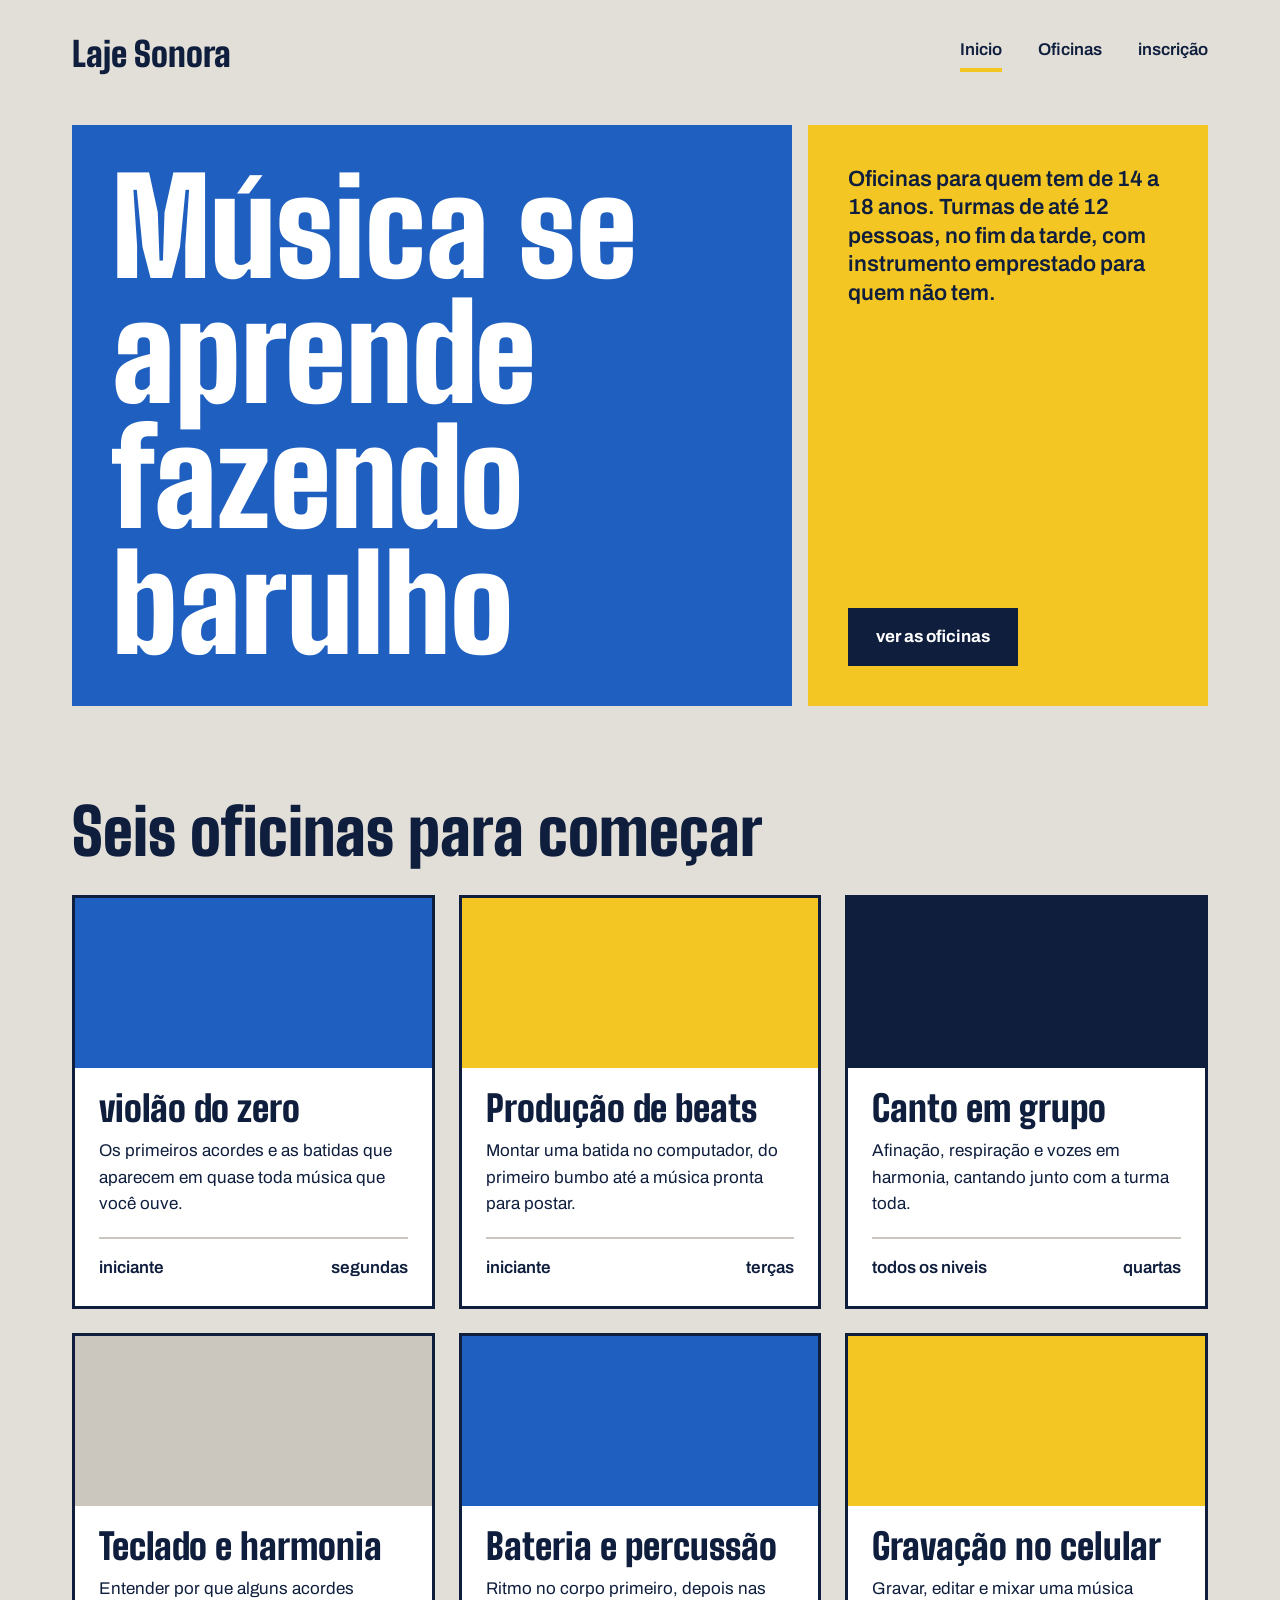
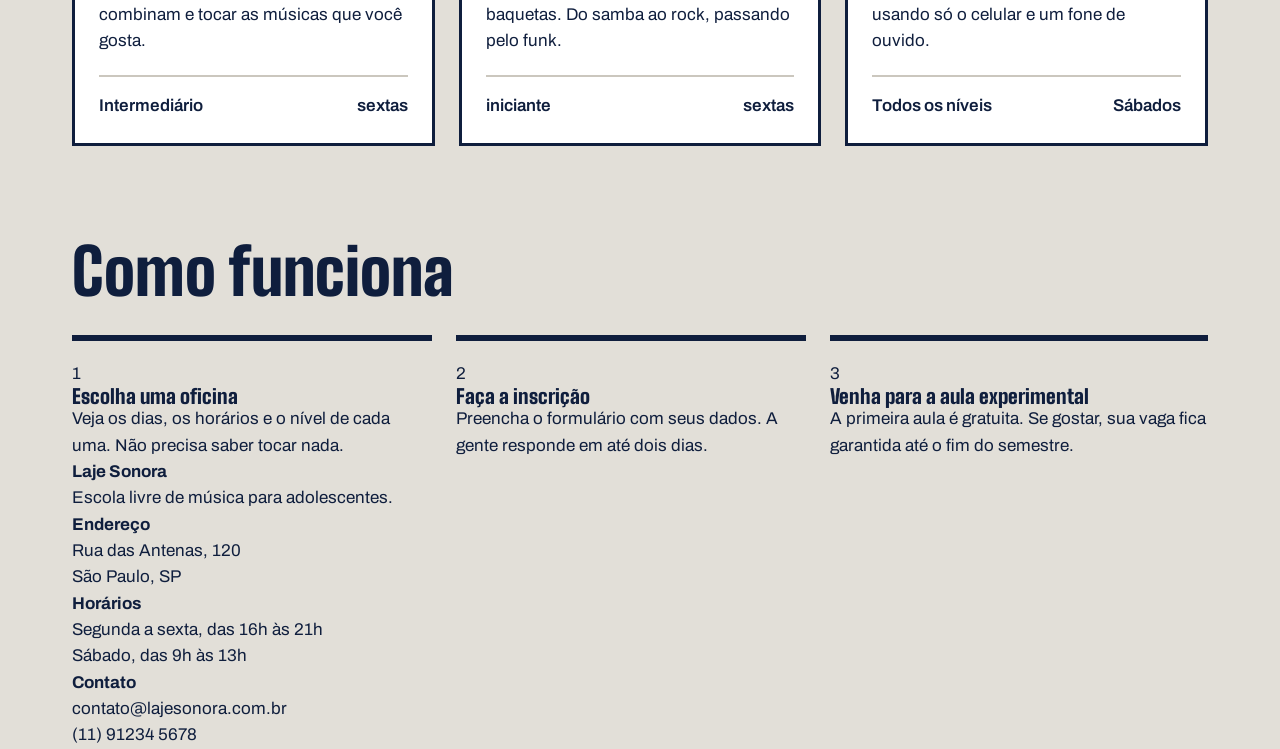
<file: index.html>
<!DOCTYPE html>
<html lang="pt-BR">

<head>
    <meta charset="UTF-8">
    <meta name="viewport" content="width=device-width, initial-scale=1.0">
    <title>Laje Sonora | Início</title>
    <link rel="preconnect" href="https://fonts.googleapis.com">
    <link rel="preconnect" href="https://fonts.gstatic.com" crossorigin>
    <link href="https://fonts.googleapis.com/css2?family=Big+Shoulders:opsz,wght@10..72,100..900&display=swap"
        rel="stylesheet">
    <link rel="preconnect" href="https://fonts.googleapis.com">
    <link rel="preconnect" href="https://fonts.gstatic.com" crossorigin>
    <link href="https://fonts.googleapis.com/css2?family=Archivo:ital,wght@0,100..900;1,100..900&family=Big+Shoulders:opsz,wght@10..72,900&display=swap" rel="stylesheet">
    <link rel="stylesheet" href="./CSSs/index.css">
</head>

<body>
    <header class="conteudo topo">
        <a href="index.html" class="logo"> Laje Sonora </a>
        <nav class="menu">
            <a href="index.html" class="atual"> Inicio </a>
            <a href="htmls/oficinas.html"> Oficinas </a>
            <a href="htmls/inscrição.html"> inscrição</a>
        </nav>
    </header>

    <main>
        <section class="conteudo cartazes">
            <div class="cartaz cartaz-principal">
                <h1> Música se aprende fazendo barulho</h1>
            </div>
            <div class="cartaz cartaz-lateral">
                <p>Oficinas para quem tem de 14 a 18 anos. Turmas de até 12 pessoas, no fim da tarde, com instrumento
                    emprestado para quem não tem.</p>
                <a href="./htmls/oficinas.html" class="botao">ver as oficinas</a>
            </div>
        </section>
        <section class="conteudo secao">
            <h2 class="titulo-secao">Seis oficinas para começar</h2>
            <div class="cards">
                <article class="card">
                    <div class="foto foto-azul"></div>
                    <div class="card-texto">
                        <h3>violão do zero</h3>
                        <p>Os primeiros acordes e as batidas que aparecem em quase toda música que você ouve.</p>
                        <div class="card-info">
                            <span>iniciante</span>
                            <span>segundas</span>
                        </div>
                    </div>
                </article>
                <article class="card">
                    <div class="foto foto-amarela"></div>
                    <div class="card-texto">
                        <h3>Produção de beats</h3>
                        <p>Montar uma batida no computador, do primeiro bumbo até a música pronta para postar.</p>
                        <div class="card-info">
                            <span>iniciante</span>
                            <span>terças</span>
                        </div>
                    </div>
                </article>
                <article class="card">
                    <div class="foto foto-tinta"></div>
                    <div class="card-texto">
                        <h3>Canto em grupo</h3>
                        <p>Afinação, respiração e vozes em harmonia, cantando junto com a turma toda.</p>
                        <div class="card-info">
                            <span>todos os niveis</span>
                            <span>quartas</span>
                        </div>
                    </div>
                </article>
                <article class="card">
                    <div class="foto"></div>
                    <div class="card-texto">
                        <h3>Teclado e harmonia</h3>
                        <p>Entender por que alguns acordes combinam e tocar as músicas que você gosta.</p>
                        <div class="card-info">
                            <span>Intermediário</span>
                            <span>sextas</span>
                        </div>
                    </div>
                </article>
                <article class="card">
                    <div class="foto foto-azul"></div>
                    <div class="card-texto">
                        <h3>Bateria e percussão</h3>
                        <p>Ritmo no corpo primeiro, depois nas baquetas. Do samba ao rock, passando pelo funk.</p>
                        <div class="card-info">
                            <span>iniciante</span>
                            <span>sextas</span>
                        </div>
                    </div>
                </article>
                <article class="card">
                    <div class="foto foto-amarela"></div>
                    <div class="card-texto">
                        <h3>Gravação no celular</h3>
                        <p>Gravar, editar e mixar uma música usando só o celular e um fone de ouvido.</p>
                        <div class="card-info">
                            <span>Todos os níveis</span>
                            <span>Sábados</span>
                        </div>
                    </div>
                </article>
            </div>
        </section>

        <section class="conteudo secao">
            <h2 class="titulo-secao">Como funciona</h2>
            <div class="passos">
                <div class="passo">
                    <p class="passo-numero">1</p>
                    <h3>Escolha uma oficina</h3>
                    <p>Veja os dias, os horários e o nível de cada uma. Não precisa saber tocar nada.</p>
                </div>
                <div class="passo">
                    <p class="passo-numero">2</p>
                    <h3>Faça a inscrição</h3>
                    <p>Preencha o formulário com seus dados. A gente responde em até dois dias.</p>
                </div>
                <div class="passo">
                    <p class="passo-numero">3</p>
                    <h3>Venha para a aula experimental</h3>
                    <p>A primeira aula é gratuita. Se gostar, sua vaga fica garantida até o fim do semestre.</p>
                </div>
            </div>
        </section>

    </main>

    <footer class="rodape">
        <div class="conteudo rodape-colunas">
            <div class="rodape-coluna">
                <h4>Laje Sonora</h4>
                <p>Escola livre de música para adolescentes.</p>
            </div>
            <div class="rodape-coluna">
                <h4>Endereço</h4>
                <p>Rua das Antenas, 120<br>São Paulo, SP</p>
            </div>
            <div class="rodape-coluna">
                <h4>Horários</h4>
                <p>Segunda a sexta, das 16h às 21h<br>Sábado, das 9h às 13h</p>
            </div>
            <div class="rodape-coluna">
                <h4>Contato</h4>
                <p>contato@lajesonora.com.br<br>(11) 91234 5678</p>
            </div>
        </div>
    </footer>
</body>

</html>
</file>
<file: CSSs/index.css>
*{
    margin: 0;
    padding: 0;
    box-sizing: border-box;
}

:root{
    --concreto: #E2DFD8;
    --concreto-escuro: #CBC7BE;
    --tinta: #0F1E3D;
    --caixa-dagua:#1F5FBF;
    --fita: #F3C623;
    --branco: #FFFFFF;

    --fonte-cartaz: "Big Shoulders", "Arial Narrow", sans-serif;
    --fonte-texto: "Archivo", Arial, sans-serif;
}


body{
    background-color: var(--concreto);
    color: var(--tinta);
    font-family: var(--fonte-texto);
    font-size: 17px;
    line-height: 1.55;
}

h1, h2, h3 {
    font-family: var(--fonte-cartaz);
    font-weight: 900;
    line-height: 0.95;
}

a{
    color: inherit;
}
.conteudo{
    max-width: 1200px;
    margin-inline: auto;
    padding-inline: 32px;
}

.topo{
    display: flex;
    padding-block: 28px;
    justify-content: space-between;
    align-items: center;
}

.logo{
    font-family: var(--fonte-cartaz);
    font-size: 34px;
    font-weight:900;
    text-decoration: none;
}

.menu{
    display: flex;
    gap: 36px;
}

.menu a{
    font-weight: 600;
    text-decoration: none;
    padding-bottom: 4px;
    border-bottom: 4px solid transparent;
}

.menu a:hover{
   border-bottom-color: var(--tinta);
}

.menu a.atual{
    border-bottom-color: var(--fita);
}

.cartazes{
    margin-top: 16px;
    display: flex;
    gap: 16px;
}

.cartaz{
    padding: 40px;
}

.cartaz-principal{
    background-color: var(--caixa-dagua);
    color: var(--branco);
    flex: 2;
}

.cartaz-principal h1{
    font-size: 132px;
    max-width: 9ch;
}

.cartaz-lateral{
    align-items: flex-start;
    background-color: var(--fita);
    flex: 1;
    display: flex;
    flex-direction: column;
    justify-content: space-between;
    gap: 32px;
}

.cartaz-lateral p{
    align-items: flex-start;
    font-size: 22px;
    font-weight: 600;
    line-height: 1.3;
    
}

.botao{
    background-color: var(--tinta);
    color: var(--branco);
    font-weight: 700;
    text-decoration: none;
    padding: 16px 28px;
    border: none;
    font-family: var(--fonte-texto);
    font-size: 17px;
    cursor: pointer;
}

.botao:hover{
    background-color: var(--caixa-dagua);
}

.secao{
    margin-top: 96px;
}

.titulo-secao{
    font-size: 64px;
    margin-bottom: 32px;
}

.cards{
    display: flex;
    flex-wrap: wrap;
    gap: 24px;
}

.card{
    background-color: var(--branco);
    border: 3px solid var(--tinta);
    flex: 1 1 340px;
}

.card .foto{
    height: 170px;
}

.foto{
    background-color: var(--concreto-escuro);
}

.foto-azul{
    background-color: var(--caixa-dagua);
}

.foto-amarela{
    background-color: var(--fita);
}

.foto-tinta{
    background-color: var(--tinta);
}

.card-texto{
    padding: 24px;
}

.card h3{
    font-size: 36px;
    margin-bottom: 12px;
}

.card-info{
    display: flex;
    margin-top: 20px;
    padding-top: 16px;
    border-top: 2px solid var(--concreto-escuro);
    font-weight: 600;
    justify-content: space-between;
}

.passos{
    display: flex;
    gap: 24px;
}

.passo-numero{
    border-top: 6px solid var(--tinta);
    padding-top: 20px;
    flex: 1;
}
</file>
